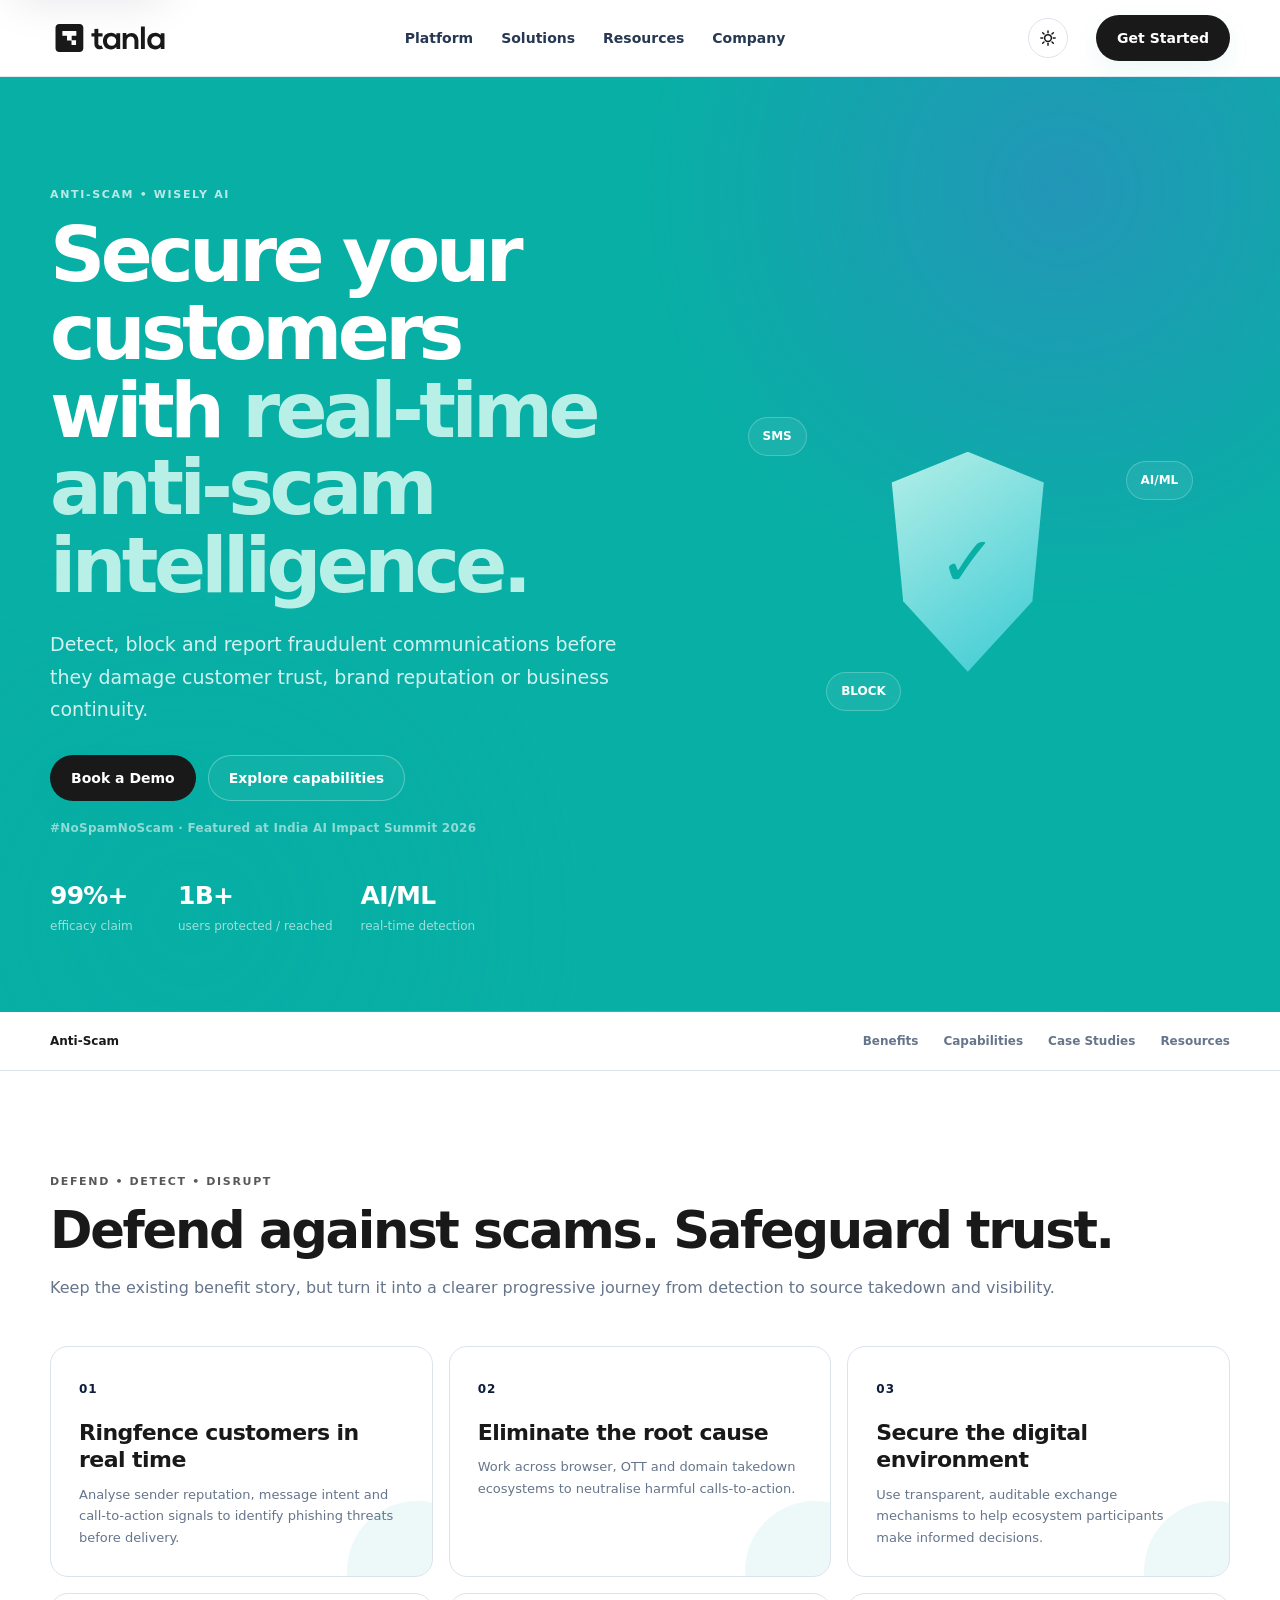
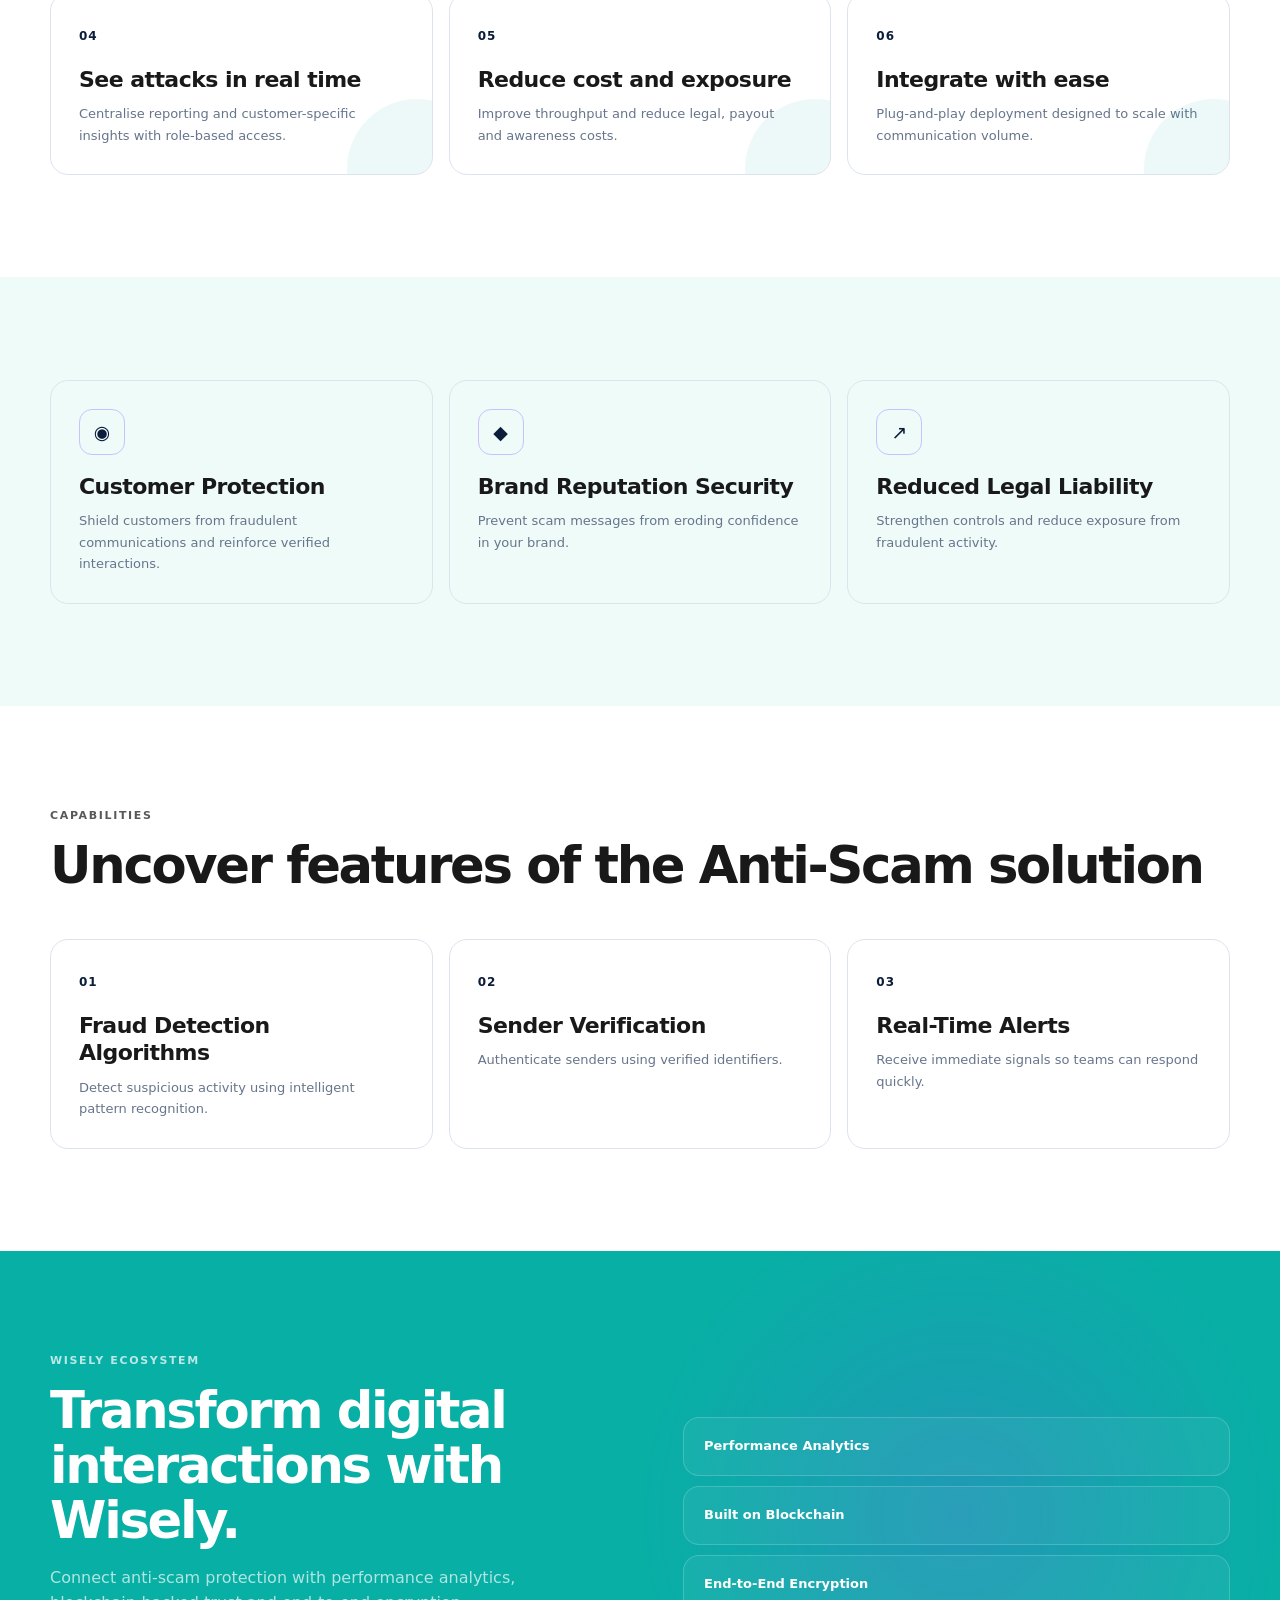
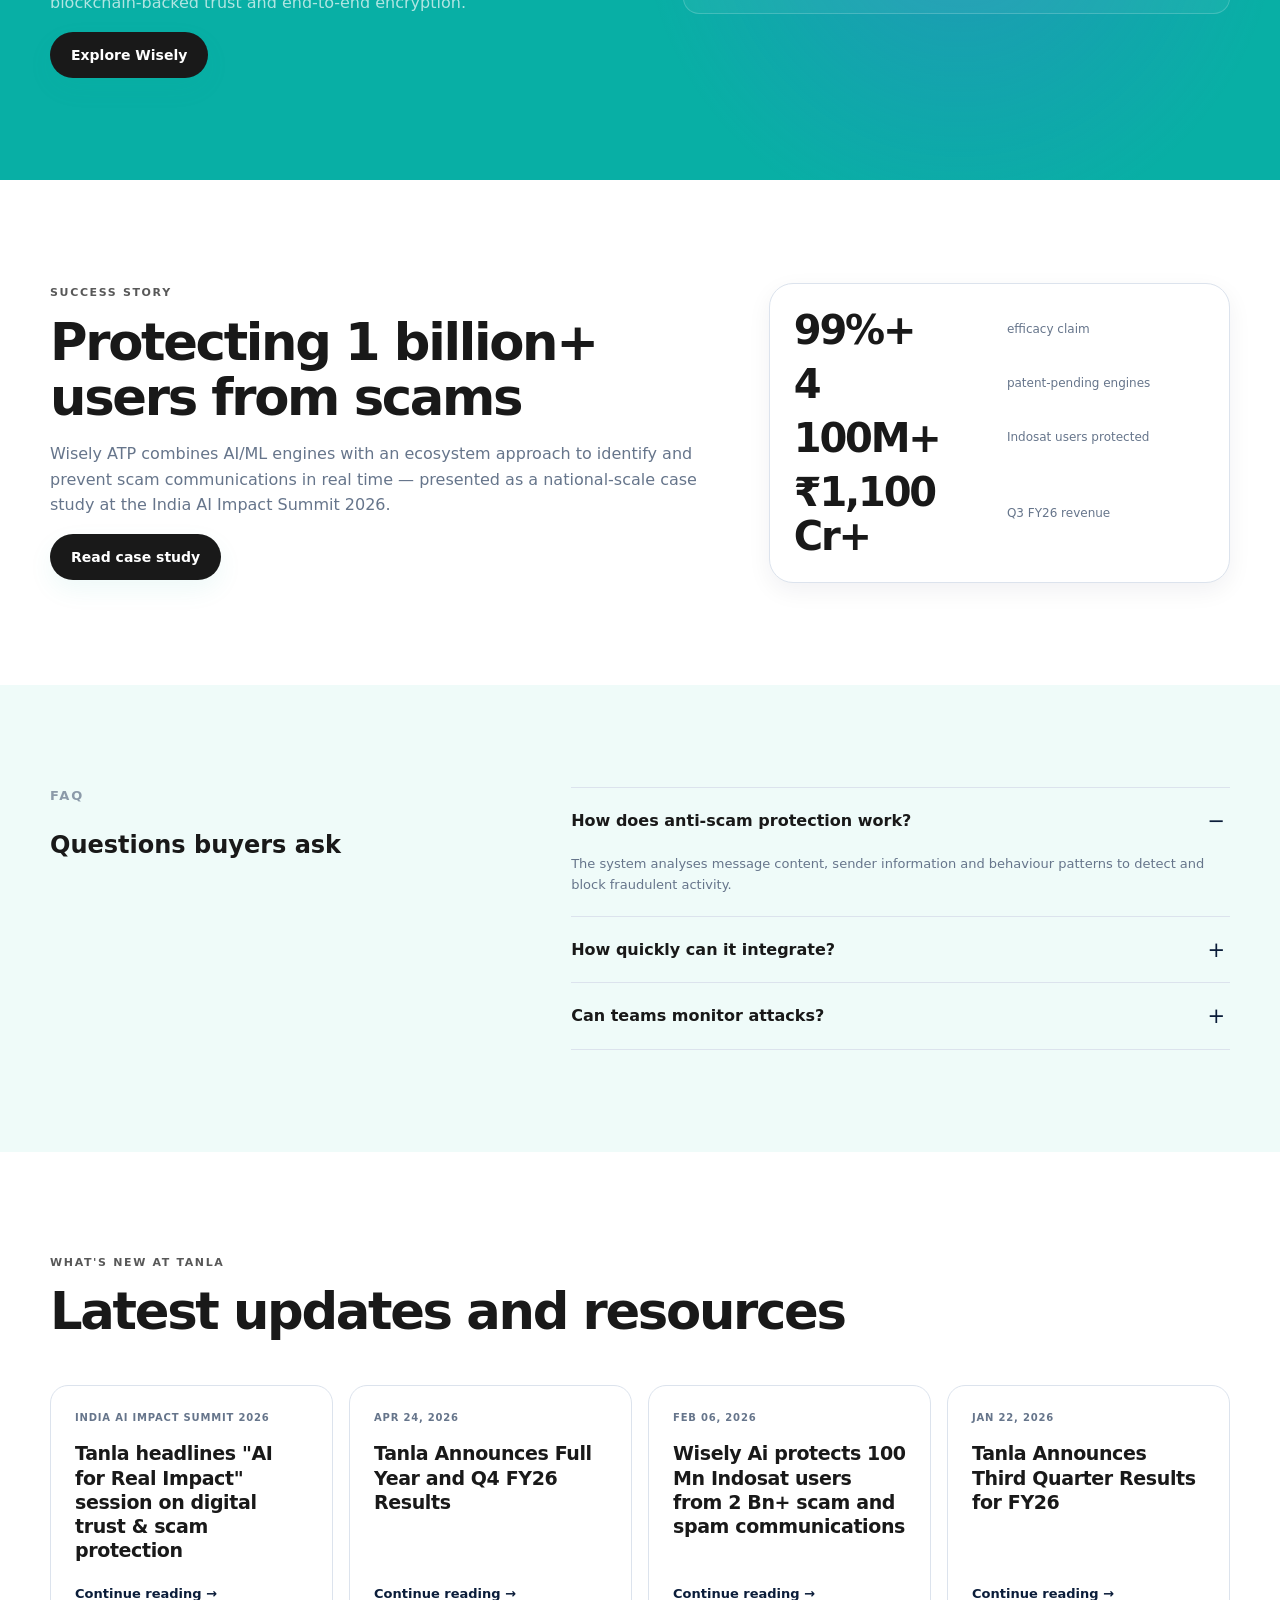
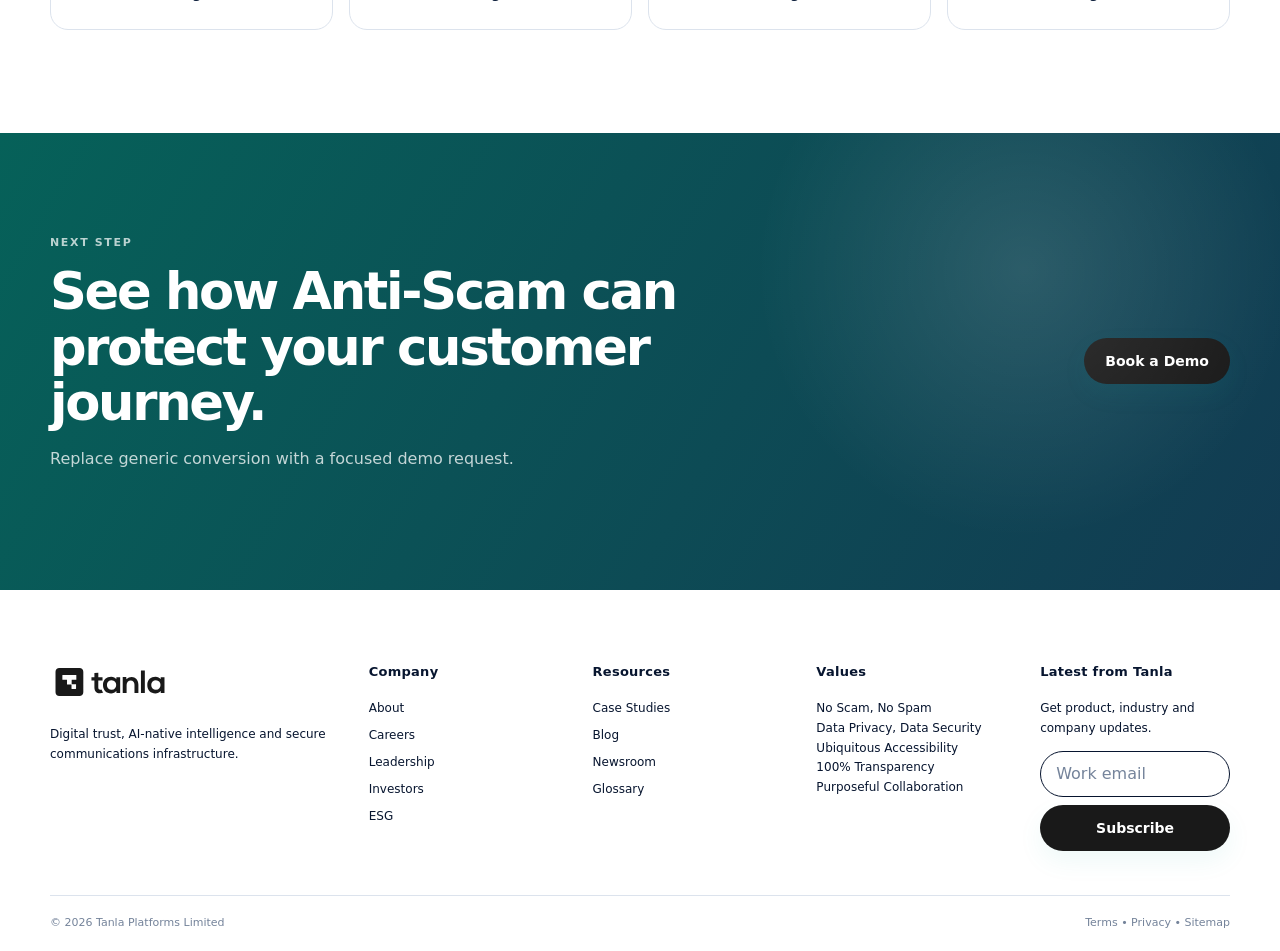
<file: anti-scam.html>
<!doctype html>
<html lang="en">

<head>
    <meta charset="utf-8">
    <meta name="viewport" content="width=device-width, initial-scale=1">
    <meta name="description"
        content="Tanla Anti-Scam — real-time protection against phishing, fraud and impersonation.">
    <title>Tanla Anti-Scam | Secure Customers & Safeguard Trust</title>
    <link rel="stylesheet" href="styles.css">
</head>

<body>
    <a class="skip-link" href="#main">Skip to content</a>

    <header class="site-header" id="top">
        <div class="container nav">
            <a class="brand" href="#top" aria-label="Tanla home">
                <!-- <span class="brand-mark">T</span><span>tanla</span> -->
                <img src="assets/logos/tanla-logo.svg" alt="" width="120" height="40">
            </a>
            <nav class="desktop-nav" aria-label="Primary navigation">
                <a href="#platform">Platform</a>
                <a href="#solutions">Solutions</a>
                <a href="#resources">Resources</a>
                <a href="#company">Company</a>
            </nav>
            <!-- REPLACE from the theme-toggle button through the menu-btn button -->
            <div class="nav-actions">
                <button class="theme-toggle" id="themeToggle" aria-label="Switch to dark mode" type="button">
                    <svg class="icon-sun" viewBox="0 0 24 24" fill="none" aria-hidden="true">
                        <circle cx="12" cy="12" r="4.5" stroke="currentColor" stroke-width="2" />
                        <path
                            d="M12 2.5v2.5M12 19v2.5M4.9 4.9l1.8 1.8M17.3 17.3l1.8 1.8M2.5 12H5M19 12h2.5M4.9 19.1l1.8-1.8M17.3 6.7l1.8-1.8"
                            stroke="currentColor" stroke-width="2" stroke-linecap="round" />
                    </svg>
                    <svg class="icon-moon" viewBox="0 0 24 24" fill="none" aria-hidden="true">
                        <path d="M20 14.5A8.5 8.5 0 1 1 9.5 4a7 7 0 0 0 10.5 10.5Z" stroke="currentColor"
                            stroke-width="2" stroke-linejoin="round" />
                    </svg>
                </button>
                <button class="menu-btn" aria-expanded="false" aria-controls="mobileNav" aria-label="Open navigation">
                    <svg viewBox="0 0 24 24" fill="none" aria-hidden="true">
                        <path d="M3 6h18M3 12h18M3 18h18" stroke="currentColor" stroke-width="2"
                            stroke-linecap="round" />
                    </svg>
                </button>
            </div>

            <a class="btn btn-primary nav-cta" href="#contact">Get Started</a>

        </div>
        <div class="mobile-nav" id="mobileNav" hidden>
            <a href="#platform">Platform</a><a href="#solutions">Solutions</a><a href="#resources">Resources</a><a
                href="#company">Company</a><a href="#contact">Get Started</a>
        </div>
    </header>
    <main id="main">
        <section class="hero product-hero section-dark reveal">
            <div class="container hero-grid">
                <div class="hero-copy">
                    <p class="eyebrow">ANTI-SCAM • WISELY AI</p>
                    <h1>Secure your customers with <span>real-time anti-scam intelligence.</span></h1>
                    <p class="hero-lede">Detect, block and report fraudulent communications before they damage customer
                        trust, brand reputation or business continuity.</p>
                    <div class="hero-actions"><a class="btn btn-primary" href="#demo">Book a Demo</a><a
                            class="btn btn-ghost" href="#capabilities">Explore capabilities</a></div>

                    <p class="hero-tags">#NoSpamNoScam · Featured at India AI Impact Summit 2026</p>

                    <div class="proof-row">
                        <div><strong>99%+</strong><span>efficacy claim</span></div>
                        <div><strong>1B+</strong><span>users protected / reached</span></div>
                        <div><strong>AI/ML</strong><span>real-time detection</span></div>
                    </div>
                </div>
                <div class="product-visual">
                    <div class="shield">✓</div>
                    <div class="signal s1">SMS</div>
                    <div class="signal s2">AI/ML</div>
                    <div class="signal s3">BLOCK</div>
                </div>
            </div>
        </section>
        <section class="subnav reveal">
            <div class="container"><span>Anti-Scam</span><a href="#benefits">Benefits</a><a
                    href="#capabilities">Capabilities</a><a href="#success">Case Studies</a><a
                    href="#resources">Resources</a></div>
        </section>
        <section class="section reveal" id="benefits">
            <div class="container">
                <div class="section-head">
                    <p class="eyebrow">DEFEND • DETECT • DISRUPT</p>
                    <h2>Defend against scams. Safeguard trust.</h2>
                    <p>Keep the existing benefit story, but turn it into a clearer progressive journey from detection to
                        source takedown and visibility.</p>
                </div>
                <div class="feature-grid">
                    <article><span>01</span>
                        <h3>Ringfence customers in real time</h3>
                        <p>Analyse sender reputation, message intent and call-to-action signals to identify phishing
                            threats before delivery.</p>
                    </article>
                    <article><span>02</span>
                        <h3>Eliminate the root cause</h3>
                        <p>Work across browser, OTT and domain takedown ecosystems to neutralise harmful
                            calls-to-action.</p>
                    </article>
                    <article><span>03</span>
                        <h3>Secure the digital environment</h3>
                        <p>Use transparent, auditable exchange mechanisms to help ecosystem participants make informed
                            decisions.</p>
                    </article>
                    <article><span>04</span>
                        <h3>See attacks in real time</h3>
                        <p>Centralise reporting and customer-specific insights with role-based access.</p>
                    </article>
                    <article><span>05</span>
                        <h3>Reduce cost and exposure</h3>
                        <p>Improve throughput and reduce legal, payout and awareness costs.</p>
                    </article>
                    <article><span>06</span>
                        <h3>Integrate with ease</h3>
                        <p>Plug-and-play deployment designed to scale with communication volume.</p>
                    </article>
                </div>
            </div>
        </section>
        <section class="section alt reveal">
            <div class="container three-pillar">
                <article><span>◉</span>
                    <h3>Customer Protection</h3>
                    <p>Shield customers from fraudulent communications and reinforce verified interactions.</p>
                </article>
                <article><span>◆</span>
                    <h3>Brand Reputation Security</h3>
                    <p>Prevent scam messages from eroding confidence in your brand.</p>
                </article>
                <article><span>↗</span>
                    <h3>Reduced Legal Liability</h3>
                    <p>Strengthen controls and reduce exposure from fraudulent activity.</p>
                </article>
            </div>
        </section>
        <section class="section reveal" id="capabilities">
            <div class="container">
                <div class="section-head">
                    <p class="eyebrow">CAPABILITIES</p>
                    <h2>Uncover features of the Anti-Scam solution</h2>
                </div>
                <div class="capability-grid">
                    <article><strong>01</strong>
                        <h3>Fraud Detection Algorithms</h3>
                        <p>Detect suspicious activity using intelligent pattern recognition.</p>
                    </article>
                    <article><strong>02</strong>
                        <h3>Sender Verification</h3>
                        <p>Authenticate senders using verified identifiers.</p>
                    </article>
                    <article><strong>03</strong>
                        <h3>Real-Time Alerts</h3>
                        <p>Receive immediate signals so teams can respond quickly.</p>
                    </article>
                </div>
            </div>
        </section>
        <section class="section dark-band reveal">
            <div class="container split">
                <div>
                    <p class="eyebrow">WISely ECOSYSTEM</p>
                    <h2>Transform digital interactions with Wisely.</h2>
                    <p>Connect anti-scam protection with performance analytics, blockchain-backed trust and end-to-end
                        encryption.</p><a class="btn btn-primary" href="#demo">Explore Wisely</a>
                </div>
                <div class="ecosystem">
                    <div>Performance Analytics</div>
                    <div>Built on Blockchain</div>
                    <div>End-to-End Encryption</div>
                </div>
            </div>
        </section>
        <section class="section reveal" id="success">
            <div class="container story">
                <div>
                    <p class="eyebrow">SUCCESS STORY</p>
                    <h2>Protecting 1 billion+ users from scams</h2>
                    <p>Wisely ATP combines AI/ML engines with an ecosystem approach to identify and prevent scam
                        communications in real time — presented as a national-scale case study at the India AI Impact
                        Summit 2026.</p>
                    <a class="btn btn-primary" href="#contact">Read case study</a>
                </div>
                <div class="story-stat">
                    <strong>99%+</strong><span>efficacy claim</span>
                    <strong>4</strong><span>patent-pending engines</span>
                    <strong>100M+</strong><span>Indosat users protected</span>
                    <strong>₹1,100 Cr+</strong><span>Q3 FY26 revenue</span>
                </div>
            </div>
        </section>
        <section class="section alt reveal">
            <div class="container faq">
                <div>
                    <p class="eyebrow">FAQ</p>
                    <h2>Questions buyers ask</h2>
                </div>
                <div>
                    <details open>
                        <summary>How does anti-scam protection work?</summary>
                        <p>The system analyses message content, sender information and behaviour patterns to detect and
                            block fraudulent activity.</p>
                    </details>
                    <details>
                        <summary>How quickly can it integrate?</summary>
                        <p>Position the implementation story around plug-and-play deployment, APIs and scalable rollout.
                        </p>
                    </details>
                    <details>
                        <summary>Can teams monitor attacks?</summary>
                        <p>Yes. Centralised dashboards and role-based reporting make attacks and recommendations easier
                            to understand.</p>
                    </details>
                </div>
            </div>
        </section>
        <section class="section reveal" id="resources">
            <div class="container">
                <div class="section-head">
                    <p class="eyebrow">WHAT'S NEW AT TANLA</p>
                    <h2>Latest updates and resources</h2>
                </div>
                <div class="news-grid">
                    <article><span>INDIA AI IMPACT SUMMIT 2026</span>
                        <h3>Tanla headlines "AI for Real Impact" session on digital trust & scam protection</h3><a
                            href="#resources">Continue reading →</a>
                    </article>
                    <article><span>APR 24, 2026</span>
                        <h3>Tanla Announces Full Year and Q4 FY26 Results</h3><a>Continue reading →</a>
                    </article>
                    <article><span>FEB 06, 2026</span>
                        <h3>Wisely Ai protects 100 Mn Indosat users from 2 Bn+ scam and spam communications</h3>
                        <a>Continue reading →</a>
                    </article>
                    <article><span>JAN 22, 2026</span>
                        <h3>Tanla Announces Third Quarter Results for FY26</h3><a>Continue reading →</a>
                    </article>
                </div>
            </div>
        </section>
        <section class="section cta reveal" id="demo">
            <div class="container cta-inner">
                <div>
                    <p class="eyebrow">NEXT STEP</p>
                    <h2>See how Anti-Scam can protect your customer journey.</h2>
                    <p>Replace generic conversion with a focused demo request.</p>
                </div><a class="btn btn-primary" href="mailto:hello@example.com">Book a Demo</a>
            </div>
        </section>
    </main>
    <footer class="footer reveal">
        <div class="container footer-top">
            <div><a class="brand footer-brand" href="#top">
                    <!-- <span class="brand-mark">T</span><span>tanla</span> -->
                    <img src="./assets/logos/tanla-logo.svg" alt="" width="120" height="40">
                </a>
                <p>Digital trust, AI-native intelligence and secure communications infrastructure.</p>
            </div>
            <div>
                <h3>Company</h3><a>About</a><a>Careers</a><a>Leadership</a><a>Investors</a><a>ESG</a>
            </div>
            <div>
                <h3>Resources</h3><a>Case Studies</a><a>Blog</a><a>Newsroom</a><a>Glossary</a>
            </div>
            <div class="Values">
                <h3>Values</h3>
                <p>No Scam, No Spam <br /> Data Privacy, Data Security<br />Ubiquitous Accessibility<br />100%
                    Transparency<br />Purposeful Collaboration</p>
            </div>
            <div class="subscribe">
                <h3>Latest from Tanla</h3>
                <p>Get product, industry and company updates.</p>
                <form novalidate>
                    <label class="sr-only" for="email">Email</label>
                    <input id="email" type="email" placeholder="Work email" required aria-describedby="email-error">
                    <button class="btn btn-primary" type="submit">Subscribe</button>
                    <p class="field-error" id="email-error" role="alert" hidden>Enter a valid work email so we can send
                        you
                        updates.</p>
                </form>
            </div>
        </div>
        <div class="container footer-bottom"><span>© 2026 Tanla Platforms Limited</span><span>Terms • Privacy •
                Sitemap</span></div>
    </footer>
    <script src="script.js" defer></script>
</body>

</html>
</file>
<file: styles.css>
/* =========================================================
TANLA - Redesign Design System
========================================================= */

:root {
  /* Brand / semantic tokens */
  --tanla-navy: #07152f;
  --tanla-navy-2: #0b1d3a;
  --tanla-teal: #08AFA5;
  --tanla-cyan: #35c9d3;
  --tanla-white: #ffffff;
  --tanla-ink: #191919;
  --tanla-ink-soft: #263852;
  --tanla-muted: #66758b;
  --tanla-muted-2: #8290a3;
  --tanla-bg: #ffffff;
  --tanla-surface: #B8F0E8;
  --tanla-surface-2: #effbf9;
  --tanla-border: #dce3ed;
  --tanla-border-dark: rgba(255, 255, 255, .15);
  --tanla-success: #11875d;
  --tanla-danger: #c53b3b;
  --tanla-teal-ink: #046b64;
  --tanla-cta-start: #066159;
  --tanla-cta-end: #123b52;

  /* Type */
  --font-sans: Inter, ui-sans-serif, system-ui, -apple-system, BlinkMacSystemFont, "Segoe UI", sans-serif;
  --display: clamp(2.75rem, 6vw, 5rem);
  --h2: clamp(2rem, 4vw, 3.25rem);
  --h3: clamp(1.25rem, 2vw, 1.75rem);
  --body: 1rem;
  --small: .8125rem;

  /* Layout */
  --container: min(1180px, calc(100% - 40px));
  --header-height: 76px;
  --mobile-header-height: 66px;

  /* Radius */
  --radius-sm: 12px;
  --radius-md: 18px;
  --radius-lg: 24px;
  --radius-xl: 30px;
  --radius-pill: 999px;

  /* Shadows */
  --shadow-sm: 0 8px 24px rgba(7, 21, 47, .06);
  --shadow-md: 0 18px 45px rgba(7, 21, 47, .10);
  --shadow-lg: 0 28px 75px rgba(7, 21, 47, .16);

  /* Motion */
  --ease: cubic-bezier(.2, .8, .2, 1);
  --duration: 220ms;
}

:root[data-theme="dark"] {
  --tanla-navy: #E8ECF3;
  --tanla-navy-2: #B8C4D9;
  --tanla-ink: #F1F3F7;
  --tanla-ink-soft: #C7D0DF;
  --tanla-muted: #8D99B0;
  --tanla-muted-2: #6E7A90;
  --tanla-bg: #0A1526;
  --tanla-surface: #10203A;
  --tanla-surface-2: #0D1B30;
  --tanla-border: #223252;
  --tanla-border-dark: rgba(255, 255, 255, .14);
  --tanla-white: #10203A;
  /* your footer uses this token as a literal white bg — repointing it here keeps that rule working in dark mode without touching the footer markup */
}

*,
*::before,
*::after {
  box-sizing: border-box;
}

html {
  scroll-behavior: smooth;
  scroll-padding-top: calc(var(--header-height) + 20px);
}

body {
  margin: 0;
  min-width: 320px;
  overflow-x: hidden;
  color: var(--tanla-ink);
  background: var(--tanla-bg);
  font-family: var(--font-sans);
  font-size: var(--body);
  line-height: 1.6;
  -webkit-font-smoothing: antialiased;
  text-rendering: optimizeLegibility;
}

body:has(.product-hero) {
  --page-accent: var(--tanla-teal);
}

img,
svg,
video {
  display: block;
  max-width: 100%;
}

button,
input,
textarea,
select {
  font: inherit;
}

button,
a {
  -webkit-tap-highlight-color: transparent;
}

a {
  color: inherit;
}

button {
  cursor: pointer;
}

::selection {
  color: var(--tanla-white);
  background: var(--tanla-navy-2);
}

/* ---------- Accessibility ---------- */

.sr-only {
  position: absolute !important;
  width: 1px !important;
  height: 1px !important;
  padding: 0 !important;
  margin: -1px !important;
  overflow: hidden !important;
  clip: rect(0, 0, 0, 0) !important;
  white-space: nowrap !important;
  border: 0 !important;
}

.skip-link {
  position: fixed;
  top: 10px;
  left: 14px;
  z-index: 1000;
  padding: 10px 15px;
  color: #111;
  background: #fff;
  border-radius: 8px;
  box-shadow: var(--shadow-md);
  transform: translateY(-160%);
  transition: transform var(--duration) var(--ease);
}

.skip-link:focus {
  transform: none;
}

:focus-visible {
  outline: 3px solid #8e83ff;
  outline-offset: 3px;
}

/* ---------- Global layout ---------- */

.container {
  width: var(--container);
  margin-inline: auto;
}

.section {
  position: relative;
  padding: clamp(68px, 8vw, 104px) 0;
}

.section.alt {
  background: var(--tanla-surface-2);
}

.section-dark {
  position: relative;
  color: var(--tanla-white);
  background:
    radial-gradient(circle at 83% 12%, rgba(103, 87, 232, .28), transparent 31%),
    radial-gradient(circle at 15% 90%, rgba(0, 169, 157, .15), transparent 30%),
    var(--tanla-teal);
}

.section-dark::after {
  content: "";
  position: absolute;
  inset: auto 0 0;
  height: 1px;
  background: linear-gradient(90deg, transparent, rgba(255, 255, 255, .16), transparent);
}

.section-head {
  max-width: 100%;
  margin-bottom: 46px;
}

.section-head.row-head {
  display: flex;
  align-items: flex-end;
  justify-content: space-between;
  gap: 32px;
  max-width: none;
}

.section-head h2,
.split h2,
.expert h2,
.story h2,
.cta h2 {
  margin: 0 0 16px;
  color: inherit;
  font-size: var(--h2);
  line-height: 1.08;
  letter-spacing: -.045em;
}

.section-head>p:last-child,
.split>div>p:not(.eyebrow),
.expert>div>p:not(.eyebrow),
.story>div>p:not(.eyebrow) {
  color: var(--tanla-muted);
}

.eyebrow {
  margin: 0 0 14px;
  color: currentColor;
  font-size: 11px;
  font-weight: 850;
  letter-spacing: .15em;
  line-height: 1.4;
  text-transform: uppercase;
  opacity: .72;
}

/* ---------- Header ---------- */

.site-header {
  position: sticky;
  top: 0;
  z-index: 100;
  border-bottom: 1px solid rgba(220, 227, 237, .8);
  background: rgba(255, 255, 255, .92);
  backdrop-filter: blur(18px);
  -webkit-backdrop-filter: blur(18px);
}

.nav {
  min-height: var(--header-height);
  display: flex;
  align-items: center;
  gap: 28px;
  justify-content: space-between;
}

.brand {
  display: inline-flex;
  align-items: center;
  gap: 9px;
  color: var(--tanla-ink);
  text-decoration: none;
  font-size: 25px;
  font-weight: 850;
  letter-spacing: -.055em;
  line-height: 1;
}

.brand-mark {
  display: grid;
  place-items: center;
  width: 34px;
  height: 34px;
  color: #fff;
  background: var(--tanla-ink);
  border-radius: 10px;
  font-size: 17px;
  font-weight: 850;
  letter-spacing: 0;
}

.theme-toggle {
  position: relative;
  display: grid;
  place-items: center;
  width: 40px;
  height: 40px;
  margin-left: 8px;
  border: 1px solid var(--tanla-border);
  border-radius: 50%;
  background: transparent;
  color: var(--tanla-ink);
}

[data-theme="dark"] .theme-toggle {
  border-color: var(--tanla-border-dark);
}

.theme-toggle svg {
  position: absolute;
  width: 18px;
  height: 18px;
  transition: opacity .25s ease, transform .35s var(--ease);
}

/* light mode: sun visible, moon hidden */
.icon-sun {
  opacity: 1;
  transform: rotate(0deg) scale(1);
}

.icon-moon {
  opacity: 0;
  transform: rotate(-60deg) scale(.5);
}

/* dark mode: swap which one shows */
[data-theme="dark"] .icon-sun {
  opacity: 0;
  transform: rotate(60deg) scale(.5);
}

[data-theme="dark"] .icon-moon {
  opacity: 1;
  transform: rotate(0deg) scale(1);
}

@media (prefers-reduced-motion: reduce) {
  .theme-toggle svg {
    transition: opacity .01ms;
  }
}

.desktop-nav {
  display: flex;
  align-items: center;
  gap: 28px;
  margin-inline: auto;
}

.desktop-nav a {
  position: relative;
  color: var(--tanla-ink-soft);
  text-decoration: none;
  font-size: 14px;
  font-weight: 650;
}

.desktop-nav a::after {
  content: "";
  position: absolute;
  left: 0;
  right: 100%;
  bottom: -7px;
  height: 2px;
  border-radius: 4px;
  background: var(--tanla-navy-2);
  transition: right var(--duration) var(--ease);
}

.desktop-nav a:hover::after,
.desktop-nav a:focus-visible::after {
  right: 0;
}

.theme-toggle,
.menu-btn {
  width: 40px;
  height: 40px;
  display: grid;
  place-items: center;
  border-radius: 50%;
  border: 1px solid var(--tanla-border);
  background: transparent;
  color: var(--tanla-ink);
  padding: 0;
}

.menu-btn {
  display: none;
}

/* shown again at the mobile breakpoint, rule at line 2154 already handles that */
.menu-btn svg {
  width: 20px;
  height: 20px;
}

.nav-actions {
  display: flex;
  align-items: center;
  gap: 10px;
}

.mobile-nav {
  padding: 10px;
  border-top: 1px solid var(--tanla-border);
  background: #fff;
}

.mobile-nav a {
  display: block;
  padding: 13px 0;
  border-bottom: 1px solid var(--tanla-border);
  color: var(--tanla-ink);
  text-decoration: none;
  font-weight: 700;
}

.mobile-nav a:last-child {
  border-bottom: 0;
}

.field-error {
  width: 100%;
  margin: 8px 0 0;
  color: var(--tanla-danger);
  font-size: 12px;
  font-weight: 700;
}

.field-error[hidden] {
  display: none;
}

input[aria-invalid="true"] {
  border-color: var(--tanla-danger);
  box-shadow: 0 0 0 3px rgba(197, 59, 59, .12);
}

/* ---------- Buttons ---------- */

.btn {
  display: inline-flex;
  min-height: 46px;
  align-items: center;
  justify-content: center;
  gap: 8px;
  padding: 11px 20px;
  border: 1px solid transparent;
  border-radius: var(--radius-pill);
  text-decoration: none;
  font-size: 14px;
  font-weight: 780;
  line-height: 1;
  transition:
    transform var(--duration) var(--ease),
    box-shadow var(--duration) var(--ease),
    background var(--duration) var(--ease),
    border-color var(--duration) var(--ease);
}

.btn:hover {
  transform: translateY(-2px);
}

.btn-primary {
  color: #fff;
  background: var(--tanla-ink);
  box-shadow: 0 10px 26px rgba(0, 169, 157, 0.07);
}

.btn-primary:hover {
  background: var(--tanla-ink);
  box-shadow: 0 14px 34px rgba(25, 25, 25, 0.07);
}

.btn-ghost {
  color: #fff;
  background: rgba(255, 255, 255, .04);
  border-color: rgba(255, 255, 255, .30);
}

.btn-ghost:hover {
  background: rgba(255, 255, 255, .10);
}

.btn-light {
  color: var(--tanla-teal);
  background: #fff;
  box-shadow: 0 10px 25px rgba(0, 0, 0, .08);
}

.text-link {
  display: inline-flex;
  align-items: center;
  gap: 7px;
  color: var(--tanla-ink);
  font-size: 14px;
  font-weight: 800;
  text-decoration: none;
}

.text-link:hover {
  color: var(--tanla-navy-2);
}

/* ---------- Homepage hero ---------- */

.hero {
  min-height: 720px;
  display: flex;
  align-items: center;
  padding: clamp(70px, 9vw, 110px) 0 76px;
}

.hero-grid {
  display: grid;
  grid-template-columns: minmax(0, 1.05fr) minmax(360px, .95fr);
  align-items: center;
  gap: clamp(40px, 6vw, 76px);
}

.hero-copy {
  min-width: 0;
}

.hero h1 {
  margin: 0 0 24px;
  color: #fff;
  font-size: var(--display);
  line-height: 1.01;
  letter-spacing: -.06em;
  text-wrap: balance;
}

.hero h1 span,
.product-hero h1 span {
  color: var(--tanla-surface);
}

.hero-lede {
  max-width: 690px;
  margin: 0;
  color: rgba(255, 255, 255, .82);
  font-size: clamp(17px, 2vw, 19px);
  line-height: 1.7;
}

.hero-actions {
  display: flex;
  flex-wrap: wrap;
  gap: 12px;
  margin: 30px 0 0;
}

.hero-tags {
  margin: 18px 0 0;
  color: rgba(255, 255, 255, .55);
  font-size: 12px;
  font-weight: 700;
  letter-spacing: .02em;
}

.proof-row {
  display: flex;
  flex-wrap: wrap;
  gap: 28px;
  margin-top: 38px;
}

.proof-row div {
  display: grid;
  gap: 1px;
  min-width: 100px;
}

.proof-row strong {
  color: #fff;
  font-size: 25px;
  font-weight: 850;
  letter-spacing: -.03em;
}

.proof-row span {
  color: rgba(255, 255, 255, .60);
  font-size: 12px;
}

.hero-media {
  min-width: 0;
}

.video-poster {
  position: relative;
  width: 100%;
  max-width: 560px;
  margin-inline: auto;
  aspect-ratio: 16 / 10;
  overflow: hidden;
  border: 1px solid rgba(255, 255, 255, .13);
  border-radius: var(--radius-xl);
  background:
    linear-gradient(140deg, #063F3D, #0A5E5A 55%, #087F78);
  box-shadow: 0 30px 80px rgba(0, 0, 0, .28);
  isolation: isolate;
}

.video-poster::before {
  content: "";
  position: absolute;
  inset: 0;
  background:
    linear-gradient(135deg, rgba(255, 255, 255, .12), transparent 45%),
    repeating-linear-gradient(90deg, transparent 0 59px, rgba(255, 255, 255, .035) 60px);
}

.orb {
  position: absolute;
  border-radius: 50%;
  filter: blur(1px);
}

.orb-a {
  width: 320px;
  height: 320px;
  right: -90px;
  top: -100px;
  background: rgba(184, 240, 232, .32);
}

.orb-b {
  width: 270px;
  height: 270px;
  left: -105px;
  bottom: -105px;
  background: rgba(127, 218, 211, .24);
}

.video-ui {
  position: absolute;
  right: 24px;
  bottom: 24px;
  left: 24px;
  z-index: 2;
  display: flex;
  align-items: center;
  gap: 14px;
  color: #fff;
  font-size: 13px;
  font-weight: 750;
}

.play {
  display: grid;
  place-items: center;
  width: 64px;
  height: 64px;
  flex: 0 0 64px;
  padding: 0 0 0 3px;
  color: var(--tanla-teal);
  background: #fff;
  border: 0;
  border-radius: 50%;
  box-shadow: 0 14px 35px rgba(0, 0, 0, .20);
  font-size: 20px;
  transition: transform var(--duration) var(--ease);
}

.play:hover {
  transform: scale(1.06);
}

.media-note {
  max-width: 560px;
  margin: 10px auto 0;
  color: rgba(255, 255, 255, .48);
  font-size: 11px;
}

/* ---------- Trust strip ---------- */

.trust-strip {
  border-bottom: 1px solid var(--tanla-border);
  background: #fff;
}

.trust-grid {
  display: grid;
  grid-template-columns: repeat(5, minmax(0, 1fr));
  gap: 16px;
  padding: 22px 0;
}

.trust-grid span {
  min-width: 0;
  color: #68778b;
  font-size: 11px;
  font-weight: 780;
  line-height: 1.3;
  text-align: center;
}

/* ---------- Outcome cards ---------- */

.outcome-grid {
  display: grid;
  grid-template-columns: repeat(2, minmax(0, 1fr));
  gap: 18px;
}

.outcome-card {
  position: relative;
  display: flex;
  min-height: 300px;
  flex-direction: column;
  padding: 32px;
  overflow: hidden;
  border: 1px solid var(--tanla-border);
  border-radius: var(--radius-lg);
  background: #fff;
  box-shadow: var(--shadow-sm);
  transition:
    transform var(--duration) var(--ease),
    box-shadow var(--duration) var(--ease),
    border-color var(--duration) var(--ease);
}

.outcome-card::after {
  content: "";
  position: absolute;
  width: 180px;
  height: 180px;
  right: -90px;
  top: -90px;
  border-radius: 50%;
  background: rgba(0, 169, 157, 0.07);
}

.outcome-card:hover {
  transform: translateY(-4px);
  border-color: #cbd4e2;
  box-shadow: var(--shadow-md);
}

.outcome-card.dark {
  color: #fff;
  background: var(--tanla-teal);
  border-color: var(--tanla-teal);
}

.outcome-card.dark::after {
  background: rgba(188, 181, 255, .10);
}

.outcome-card .icon {
  position: relative;
  z-index: 1;
  display: grid;
  width: 48px;
  height: 48px;
  place-items: center;
  margin-bottom: 26px;
  border: 1px solid currentColor;
  border-radius: 14px;
  font-size: 22px;
  opacity: .9;
}

.outcome-card p {
  margin: 0 0 10px;
  font-size: 11px;
  font-weight: 850;
  letter-spacing: .14em;
  opacity: .62;
}

.outcome-card h3 {
  max-width: 520px;
  margin: 0 0 22px;
  font-size: var(--h3);
  line-height: 1.25;
  letter-spacing: -.025em;
}

.outcome-card a {
  margin-top: auto;
  color: inherit;
  font-size: 14px;
  font-weight: 800;
  text-decoration: none;
}

.outcome-card a:hover {
  text-decoration: underline;
  text-underline-offset: 4px;
}

.outcome-card small {
  display: block;
  margin-top: 17px;
  color: currentColor;
  font-size: 11px;
  line-height: 1.5;
  opacity: .52;
}

/* ---------- Split / impact ---------- */

.split {
  display: grid;
  grid-template-columns: minmax(0, 1fr) minmax(0, 1fr);
  align-items: center;
  gap: clamp(40px, 7vw, 86px);
}

.impact-panel {
  display: grid;
  grid-template-columns: repeat(2, minmax(0, 1fr));
  gap: 16px 0;
  padding: 30px;
  overflow: hidden;
  border: 1px solid var(--tanla-border);
  border-radius: var(--radius-lg);
  background: #fff;
  box-shadow: var(--shadow-md);
}

.impact-panel strong,
.story-stat strong {
  color: var(--tanla-ink);
  font-size: 40px;
  font-weight: 850;
  letter-spacing: -.055em;
  line-height: 1.1;
}

.impact-panel span,
.story-stat span {
  align-self: center;
  color: var(--tanla-muted);
  font-size: 12px;
  line-height: 1.45;
}

/* ---------- Expert CTA ---------- */

.expert {
  display: grid;
  grid-template-columns: minmax(0, 1fr) minmax(0, .9fr);
  align-items: center;
  gap: 60px;
}

.expert-card {
  padding: 30px;
  border: 1px solid var(--tanla-border);
  border-radius: var(--radius-lg);
  background: #fff;
  box-shadow: var(--shadow-md);
}

.expert-card h3 {
  margin: 0;
  font-size: 23px;
  line-height: 1.25;
  letter-spacing: -.025em;
}

.chips {
  display: flex;
  flex-wrap: wrap;
  gap: 8px;
  margin: 20px 0 24px;
}

.chips button {
  min-height: 42px;
  padding: 8px 13px;
  color: var(--tanla-ink-soft);
  background: #fff;
  border: 1px solid var(--tanla-border);
  border-radius: var(--radius-pill);
  font-size: 13px;
  font-weight: 700;
  transition:
    color var(--duration) var(--ease),
    border-color var(--duration) var(--ease),
    background var(--duration) var(--ease);
}

.chips button:hover {
  color: var(--tanla-navy-2);
  border-color: var(--tanla-teal);
  background: #e5fffd;
}

/* ---------- AI section ---------- */

.dark-band {
  color: #fff;
  background:
    radial-gradient(circle at 75% 50%, rgba(103, 87, 232, .25), transparent 32%),
    var(--tanla-teal);
}

.dark-band .split>div>p:not(.eyebrow) {
  color: rgba(255, 255, 255, .68);
}

.ai-visual {
  position: relative;
  min-height: 310px;
  display: grid;
  place-items: center;
  overflow: hidden;
  border: 1px solid var(--tanla-border-dark);
  border-radius: var(--radius-xl);
  background:
    radial-gradient(circle, rgba(53, 201, 211, .12), transparent 22%),
    rgba(255, 255, 255, .025);
  isolation: isolate;
}

.ai-visual span {
  position: relative;
  z-index: 2;
  font-size: clamp(28px, 4vw, 42px);
  font-weight: 850;
  letter-spacing: -.04em;
}

.ai-visual i {
  position: absolute;
  width: 110px;
  height: 110px;
  border: 1px solid rgba(255, 255, 255);
  border-radius: 50%;
  animation: pulse 4s ease-in-out infinite;
}

.ai-visual i:nth-child(2) {
  width: 180px;
  height: 180px;
  animation-delay: .4s
}

.ai-visual i:nth-child(3) {
  width: 260px;
  height: 260px;
  animation-delay: .8s
}

.ai-visual i:nth-child(4) {
  width: 360px;
  height: 360px;
  animation-delay: 1.2s
}

@keyframes pulse {

  0%,
  100% {
    transform: scale(.96);
    opacity: .45
  }

  50% {
    transform: scale(1.04);
    opacity: .9
  }
}

/* ---------- News ---------- */

.news-grid {
  display: grid;
  grid-template-columns: repeat(4, minmax(0, 1fr));
  gap: 16px;
}

.news-grid article {
  display: flex;
  min-height: 245px;
  flex-direction: column;
  padding: 24px;
  border: 1px solid var(--tanla-border);
  border-radius: var(--radius-md);
  background: #fff;
  transition:
    transform var(--duration) var(--ease),
    box-shadow var(--duration) var(--ease);
}

.news-grid article:hover {
  transform: translateY(-3px);
  box-shadow: var(--shadow-sm);
}

.news-grid span {
  color: var(--tanla-muted);
  font-size: 10px;
  font-weight: 850;
  letter-spacing: .08em;
}

.news-grid h3 {
  margin: 15px 0 20px;
  font-size: 19px;
  line-height: 1.28;
  letter-spacing: -.02em;
}

.news-grid a {
  margin-top: auto;
  color: var(--tanla-navy-2);
  font-size: 13px;
  font-weight: 800;
  text-decoration: none;
  cursor: pointer;
}

.news-grid a:hover {
  text-decoration: underline;
  text-underline-offset: 4px;
}

/* ---------- Awards ---------- */

.award-grid {
  display: grid;
  grid-template-columns: repeat(5, minmax(0, 1fr));
  gap: 12px;
}

.award-grid div {
  min-height: 180px;
  display: flex;
  flex-direction: column;
  justify-content: flex-end;
  align-items: center;
  padding: 22px;
  border: 1px solid var(--tanla-border);
  border-radius: var(--radius-md);
  background: #fff;
  font-size: 20px;
  font-weight: 900;
  letter-spacing: -.025em;
}

.award-grid div img {
  width: 150px;
  height: 120px;
  object-fit: scale-down;
}

.award-grid small {
  margin-top: 8px;
  color: var(--tanla-muted);
  font-size: 11px;
  font-weight: 550;
  line-height: 1.45;
}

/* ---------- Impact story ---------- */

.story {
  display: grid;
  grid-template-columns: minmax(0, 1fr) minmax(280px, .7fr);
  align-items: center;
  gap: 60px;
}

.story-stat {
  display: grid;
  grid-template-columns: 1fr 1fr;
  gap: 10px 15px;
  padding: 24px;
  border: 1px solid var(--tanla-border);
  border-radius: var(--radius-lg);
  background: #fff;
  box-shadow: var(--shadow-sm);
}

/* ---------- Customer logo/proof section ---------- */

.clients {
  background: var(--tanla-surface-2);
}

.logo-grid {
  display: grid;
  grid-template-columns: repeat(4, minmax(0, 1fr));
  gap: 14px;
}

.logo-grid>div {
  min-width: 0;
  padding: 24px;
  border: 1px solid var(--tanla-border);
  border-radius: var(--radius-md);
  background: #fff;
  transition:
    transform var(--duration) var(--ease),
    box-shadow var(--duration) var(--ease);
}

.logo-grid>div:hover {
  transform: translateY(-3px);
  box-shadow: var(--shadow-sm);
}

.logo-grid strong {
  display: block;
  margin-bottom: 3px;
  color: var(--tanla-navy-2);
  font-size: 34px;
  font-weight: 850;
  letter-spacing: -.05em;
}

.logo-grid span {
  display: block;
  margin-bottom: 12px;
  color: var(--tanla-ink);
  font-size: 14px;
  font-weight: 800;
}

.logo-grid p {
  margin: 0;
  color: var(--tanla-muted);
  font-size: 12px;
  line-height: 1.55;
}

/* ---------- CTA ---------- */

.cta {
  position: relative;
  color: #fff;
  background: linear-gradient(
    120deg,
    var(--tanla-cta-start),
    var(--tanla-cta-end),
    var(--tanla-teal),
    var(--tanla-cta-start)
  );
  background-size: 300% 300%;
  animation: ctaGradientShift 12s ease infinite;
  overflow: hidden;
}

.cta::before {
  content: "";
  position: absolute;
  inset: 0;
  background: radial-gradient(circle at 80% 30%, rgba(255, 255, 255, .12), transparent 25%);
  pointer-events: none;
}

@keyframes ctaGradientShift {
  0%   { background-position: 0% 50%; }
  50%  { background-position: 100% 50%; }
  100% { background-position: 0% 50%; }
}

.cta-inner {
  display: flex;
  align-items: center;
  justify-content: space-between;
  gap: 36px;
}

.cta-inner>div {
  max-width: 760px;
}

.cta-inner p:not(.eyebrow) {
  color: rgba(255, 255, 255, .76);
}

/* ---------- Footer ---------- */

.footer {
  padding: 72px 0 20px;
  color: #aebbd0;
  background: var(--tanla-white);
}

.footer-top {
  display: grid;
  grid-template-columns: 1.5fr repeat(4, minmax(0, 1fr));
  gap: 34px;
}

.footer-brand {
  color: var(--tanla-ink);
}

.footer-top h3 {
  margin: 0 0 16px;
  color: var(--tanla-navy);
  font-size: 13px;
  font-weight: 800;
  letter-spacing: .02em;
}

.footer-top>div:not(:first-child) a {
  display: block;
  margin: 9px 0;
  color: var(--tanla-navy);
  font-size: 12px;
  line-height: 1.5;
  text-decoration: none;
}

.footer-top>div:not(:first-child) a:hover {
  color: var(--tanla-ink);
  cursor: pointer;
  text-decoration: underline;
}

.footer p {
  max-width: 290px;
  margin: 15px 0 0;
  color: var(--tanla-navy);
  font-size: 12px;
  line-height: 1.65;
}

.subscribe form {
  display: flex;
  flex-wrap: wrap;
  gap: 8px;
  margin-top: 12px;
}

.subscribe input {
  width: 100%;
  min-height: 46px;
  padding: 0 15px;
  color: var(--tanla-ink);
  border: 1px solid var(--tanla-navy);
  border-radius: var(--radius-pill);
  outline: none;
}

.subscribe input::placeholder {
  color: #75849b;
}

.subscribe input:focus {
  border-color: var(--tanla-teal);
  box-shadow: 0 0 0 3px rgba(0, 169, 157, 0.07);
}

.subscribe .btn {
  flex: 1;
}

.footer-bottom {
  display: flex;
  align-items: center;
  justify-content: space-between;
  gap: 20px;
  margin-top: 44px;
  padding-top: 18px;
  border-top: 1px solid var(--tanla-border);
  color: #74839a;
  font-size: 11px;
}

/* ---------- Chatbot ---------- */

.chatbot-toggle {
  position: fixed;
  right: 22px;
  bottom: 22px;
  z-index: 200;
  display: grid;
  width: 58px;
  height: 58px;
  place-items: center;
  padding: 0;
  color: #fff;
  background: var(--tanla-ink);
  border: 0;
  border-radius: 50%;
  box-shadow: 0 15px 35px rgba(0, 0, 0, .20);
  font-size: 24px;
  transition: transform var(--duration) var(--ease);
  animation: chatbotBreathing 1s ease-in-out infinite;
  transform-origin: center;
}

.chatbot-toggle:hover {
  transform: translateY(-3px) scale(1.03);
}

@keyframes chatbotBreathing {

  0%,
  100% {
    transform: scale(1);
  }

  50% {
    transform: scale(1.04);
  }
}

/* Respect users who prefer reduced motion */

@media (prefers-reduced-motion: reduce) {
  .chatbot {
    animation: none;
  }
}

/* ---------- Dark mode / Dark theme ---------- */

[data-theme="dark"] body {
  background: var(--tanla-bg);
  color: var(--tanla-ink);
}

[data-theme="dark"] .site-header {
  background: rgba(10, 21, 38, .88);
  border-bottom-color: var(--tanla-border);
}

[data-theme="dark"] .subnav {
  background: rgba(10, 21, 38, .92);
  border-bottom-color: var(--tanla-border);
}

[data-theme="dark"] .mobile-nav {
  background: var(--tanla-bg);
  border-top-color: var(--tanla-border);
}

[data-theme="dark"] .brand img {
  filter: invert(1);
}

[data-theme="dark"] .outcome-card,
[data-theme="dark"] .news-grid article,
[data-theme="dark"] .expert-card,
[data-theme="dark"] .impact-panel,
[data-theme="dark"] .story-stat,
[data-theme="dark"] .logo-grid>div,
[data-theme="dark"] .feature-grid article,
[data-theme="dark"] .capability-grid article,
[data-theme="dark"] .three-pillar article,
[data-theme="dark"] .chatbot,
[data-theme="dark"] .trust-logo-card {
  background: var(--tanla-surface);
  border-color: var(--tanla-border);
}

[data-theme="dark"] .trust-strip {
  background: var(--tanla-bg);
  border-bottom-color: var(--tanla-border);
}

[data-theme="dark"] .customer-trust {
  background: none;
}

[data-theme="dark"] .section.alt,
[data-theme="dark"] .clients,
[data-theme="dark"] .customer-trust__heading h2 {
  color: var(--tanla-ink);
}

[data-theme="dark"] .trust-logo-card span {
  color: var(--tanla-ink-soft);
}

/* the simpleicons logos are solid navy (#07152F) — invert makes them
   render light against a dark surface without swapping every URL */
[data-theme="dark"] .trust-logo-card img {
  filter: invert(1);
}

[data-theme="dark"] .logo-fallback {
  background: var(--tanla-teal);
  color: var(--tanla-bg);
}

[data-theme="dark"] .subscribe input {
  color: #191919;
  border-color: var(--tanla-border);
}

[data-theme="dark"] .field-error {
  color: #ff8f8f;
}

[data-theme="dark"] .btn-primary {
  color: var(--tanla-bg);
  background: var(--tanla-ink);
  box-shadow: 0 10px 26px rgba(0, 0, 0, .35);
}

[data-theme="dark"] .btn-primary:hover {
  background: var(--tanla-navy-2);
  box-shadow: 0 14px 34px rgba(0, 0, 0, .45);
}

/* toggle button + send button — same white-on-white bug as .btn-primary had */
[data-theme="dark"] .chatbot-toggle,
[data-theme="dark"] .chat-input button {
  color: var(--tanla-bg);
  background: var(--tanla-ink);
}

[data-theme="dark"] .chatbot-toggle:hover {
  background: var(--tanla-navy-2);
}

/* header border was hardcoded "lightgrey" — invisible against a dark surface */
[data-theme="dark"] .chat-head {
  border-bottom-color: var(--tanla-border);
}

/* quick-reply chips hardcode a white background */
[data-theme="dark"] .quick button {
  background: var(--tanla-surface-2);
  border-color: var(--tanla-border);
  color: var(--tanla-ink-soft);
}

[data-theme="dark"] .quick button:hover

/* smooth crossfade instead of an instant flip */
body,
.site-header,
.subnav,
.outcome-card,
.news-grid article,
.chatbot,
.trust-logo-card {
  transition: background-color .3s ease, color .3s ease, border-color .3s ease;
}



/* Respect users who prefer reduced motion */

@media (prefers-reduced-motion: reduce) {
  .chatbot {
    animation: none;
  }

  .cta {
    animation: none;
    background-position: 0% 50%;
  }
}

.chatbot {
  position: fixed;
  right: 22px;
  bottom: 92px;
  z-index: 200;
  width: min(370px, calc(100vw - 32px));
  overflow: hidden;
  border: 1px solid var(--tanla-border);
  border-radius: 20px;
  background: #fff;
  box-shadow: var(--shadow-lg);
}

.chat-head {
  display: flex;
  align-items: center;
  justify-content: space-between;
  padding: 16px 18px;
  color: var(--tanla-ink);
  border-bottom: 1px solid lightgrey;
}

.chat-head button {
  width: 36px;
  height: 36px;
  color: var(--tanla-ink);
  background: transparent;
  border: 0;
  border-radius: 8px;
  font-size: 22px;
}

.chat-body {
  max-height: 340px;
  overflow: auto;
  padding: 16px;
}

.bot {
  margin: 10px 0 10px;
  padding: 12px 14px;
  color: var(--tanla-ink-soft);
  background: var(--tanla-surface);
  border-radius: 13px;
  font-size: 13px;
  line-height: 1.5;
}

.quick {
  display: flex;
  flex-wrap: wrap;
  gap: 7px;
}

.quick button {
  min-height: 40px;
  padding: 8px 11px;
  color: var(--tanla-ink-soft);
  background: #fff;
  border: 1px solid var(--tanla-border);
  border-radius: var(--radius-pill);
  font-size: 12px;
  font-weight: 700;
}

.quick button:hover {
  color: var(--tanla-navy-2);
  border-color: var(--tanla-teal);
}

.chat-input {
  display: flex;
  min-height: 54px;
  border-top: 1px solid var(--tanla-border);
}

.chat-input input {
  min-width: 0;
  flex: 1;
  padding: 0 14px;
  color: var(--tanla-ink);
  background: #fff;
  border: 0;
  outline: 0;
}

.chat-input button {
  width: 54px;
  color: #fff;
  background: var(--tanla-ink);
  border: 0;
}

/* =========================================================
CUSTOMER TRUST / LOGO MARQUEE
========================================================= */

.customer-trust {
  width: 100%;
  padding: 24px 0 0px;
  background: #effbf9;
  overflow: hidden;
}

.customer-trust__container {
  width: min(1200px, calc(100% - 48px));
  margin: 0 auto;
}

/* Heading */

.customer-trust__heading {
  max-width: 720px;
  margin-bottom: 42px;
}

.customer-trust .eyebrow {
  display: inline-block;
  margin-bottom: 14px;

  font-size: 11px;
  line-height: 1.2;
  font-weight: 800;
  letter-spacing: 0.14em;
  text-transform: uppercase;

  color: #00a99d;
}

.customer-trust__heading h2 {
  margin: 0 0 14px;

  color: #07152f;

  font-size: clamp(32px, 4vw, 52px);
  line-height: 1.05;
  letter-spacing: -0.035em;
  font-weight: 750;
}

.customer-trust__heading p {
  max-width: 650px;
  margin: 0;

  color: #66758b;

  font-size: 16px;
  line-height: 1.6;
}


/* =========================================================
MARQUEE
========================================================= */

.trust-marquee {
  position: relative;
  width: 100%;
  overflow: hidden;

  /*
  Creates a soft fade on both sides.
  This makes the movement feel more premium.
  */
  -webkit-mask-image:
    linear-gradient(to right,
      transparent 0%,
      #000 7%,
      #000 93%,
      transparent 100%);

  mask-image:
    linear-gradient(to right,
      transparent 0%,
      #000 7%,
      #000 93%,
      transparent 100%);
}

.trust-marquee__track {
  display: flex;
  width: max-content;

  animation: tanlaLogoMarquee 42s linear infinite;

  /*
  Only transform is animated.
  This is much lighter than animating left/margin.
  */
  will-change: transform;
}

.trust-marquee__group {
  display: flex;
  align-items: center;
  gap: 16px;

  flex-shrink: 0;

  padding-right: 16px;
}


/* =========================================================
LOGO CARD
========================================================= */

.trust-logo-card {
  width: 155px;
  height: 86px;
  flex-shrink: 0;
  display: flex;
  flex-direction: column;
  align-items: center;
  justify-content: center;
  gap: 10px;
  padding: 14px 16px;
  transition:
    transform 220ms ease,
    border-color 220ms ease,
    box-shadow 220ms ease;
}


/* Actual brand logo */

.trust-logo-card img {
  width: 40px;
  height: 40px;
  object-fit: contain;
  display: block;
}


/* Brand name */

.trust-logo-card span {
  color: #07152f;
  font-size: 12px;
  line-height: 1.2;
  font-weight: 700;
  text-align: center;
  white-space: nowrap;
}


/* =========================================================
FALLBACK BRAND MARKS
========================================================= */

.logo-fallback {
  width: 40px;
  height: 40px;
  display: flex;
  align-items: center;
  justify-content: center;
  border-radius: 8px;
  background: #07152f;
  color: #ffffff;
  font-size: 10px;
  font-weight: 800;
  letter-spacing: -0.02em;
}

.logo-bajaj {
  border-radius: 50%;
}

.logo-mmt {
  border-radius: 50%;
  background: #00a99d;
}

.logo-mobikwik {
  background: #35c9d3;
  color: #07152f;
}

.logo-nic {
  background: #07152f;
  border-radius: 5px;
}

.logo-mygov {
  background: #00a99d;
}

.logo-income {
  background: #07152f;
}

.logo-aadhaar {
  border-radius: 50%;
  background: #00a99d;
}


/* =========================================================
MARQUEE ANIMATION
========================================================= */

@keyframes tanlaLogoMarquee {

  from {
    transform: translate3d(0, 0, 0);
  }

  to {
    /*
    Exactly one group width because we have two
    identical groups.
    */
    transform: translate3d(-50%, 0, 0);
  }

}


/* =========================================================
ACCESSIBILITY
========================================================= */

/*
Stop movement completely for users who request
reduced motion from their operating system.
*/

@media (prefers-reduced-motion: reduce) {

  .trust-marquee__track {
    animation: none;
  }

  .trust-logo-card {
    transition: none;
  }

}


/* =========================================================
TABLET
========================================================= */

@media (max-width: 900px) {

  .customer-trust__container {
    width: min(100% - 36px, 760px);
  }

  .customer-trust__heading {
    margin-bottom: 32px;
  }

  .trust-logo-card {
    width: 140px;
    height: 80px;
  }

  .trust-marquee__track {
    animation-duration: 36s;
  }

}


/* =========================================================
MOBILE
========================================================= */

@media (max-width: 600px) {

  .customer-trust__container {
    width: calc(100% - 32px);
  }

  .customer-trust__heading {
    margin-bottom: 28px;
  }

  .customer-trust__heading h2 {
    font-size: 32px;
  }

  .customer-trust__heading p {
    font-size: 14px;
  }

  .trust-logo-card {
    width: 125px;
    height: 72px;

    padding: 10px;
  }

  .trust-logo-card img,
  .logo-fallback {
    width: 26px;
    height: 26px;
  }

  .trust-logo-card span {
    font-size: 10px;
  }

  .trust-marquee__group {
    gap: 10px;
    padding-right: 10px;
  }

  .trust-marquee__track {
    animation-duration: 30s;
  }

  .customer-trust__footer {
    flex-wrap: wrap;

    gap: 7px;

    font-size: 11px;
  }

}


/* =========================================================
VERY SMALL DEVICES
========================================================= */

@media (max-width: 380px) {

  .customer-trust__heading h2 {
    font-size: 28px;
  }

  .trust-logo-card {
    width: 112px;
    height: 68px;
  }

}

/* =========================================================
ANTI-SCAM PRODUCT PAGE
========================================================= */

.product-hero {
  min-height: 650px;
}

.product-visual {
  position: relative;
  min-height: 440px;
  display: grid;
  place-items: center;
}

.shield {
  position: relative;
  z-index: 2;
  width: 190px;
  height: 220px;
  display: grid;
  place-items: center;
  color: var(--tanla-teal);
  background: linear-gradient(145deg, #B8F0E8, #35c9d3);
  clip-path: polygon(50% 0, 90% 14%, 84% 68%, 50% 100%, 16% 68%, 10% 14%);
  box-shadow: 0 30px 80px rgba(0, 184, 169, .22);
  font-size: 70px;
}

.signal {
  position: absolute;
  z-index: 3;
  padding: 9px 14px;
  color: #fff;
  background: rgba(255, 255, 255, .07);
  border: 1px solid rgba(255, 255, 255, .22);
  border-radius: var(--radius-pill);
  font-size: 12px;
  font-weight: 800;
  backdrop-filter: blur(8px);
}

.s1 {
  top: 17%;
  left: 8%
}

.s2 {
  top: 27%;
  right: 7%
}

.s3 {
  bottom: 16%;
  left: 23%
}

.subnav {
  position: sticky;
  top: var(--header-height);
  z-index: 80;
  border-bottom: 1px solid var(--tanla-border);
  background: rgba(255, 255, 255, .94);
  backdrop-filter: blur(15px);
  -webkit-backdrop-filter: blur(15px);
}

.subnav .container {
  display: flex;
  align-items: center;
  gap: 25px;
  min-height: 58px;
  overflow: auto;
  scrollbar-width: none;
}

.subnav .container::-webkit-scrollbar {
  display: none;
}

.subnav a,
.subnav span {
  flex: 0 0 auto;
  color: var(--tanla-ink);
  font-size: 12px;
  text-decoration: none;
  white-space: nowrap;
}

.subnav span {
  margin-right: auto;
  font-weight: 850;
}

.subnav a {
  color: var(--tanla-muted);
  font-weight: 650;
}

.subnav a:hover {
  color: var(--tanla-navy-2);
}

/* Anti-scam benefits */

.feature-grid {
  display: grid;
  grid-template-columns: repeat(3, minmax(0, 1fr));
  gap: 16px;
}

.feature-grid article,
.capability-grid article {
  position: relative;
  padding: 28px;
  overflow: hidden;
  border: 1px solid var(--tanla-border);
  border-radius: var(--radius-md);
  background: #fff;
  transition:
    transform var(--duration) var(--ease),
    box-shadow var(--duration) var(--ease);
}

.feature-grid article:hover,
.capability-grid article:hover {
  transform: translateY(-3px);
  box-shadow: var(--shadow-sm);
}

.feature-grid article::after {
  content: "";
  position: absolute;
  right: -55px;
  bottom: -65px;
  width: 140px;
  height: 140px;
  border-radius: 50%;
  background: rgba(0, 169, 157, 0.07);
}

.feature-grid article span,
.capability-grid article strong {
  color: var(--tanla-navy-2);
  font-size: 12px;
  font-weight: 900;
  letter-spacing: .08em;
}

.feature-grid h3,
.capability-grid h3,
.three-pillar h3 {
  margin: 18px 0 10px;
  color: var(--tanla-ink);
  font-size: 22px;
  line-height: 1.25;
  letter-spacing: -.025em;
}

.feature-grid p,
.capability-grid p,
.three-pillar p {
  margin: 0;
  color: var(--tanla-muted);
  font-size: 13px;
  line-height: 1.65;
}

/* Anti-scam business pillars */

.three-pillar {
  display: grid;
  grid-template-columns: repeat(3, minmax(0, 1fr));
  gap: 16px;
}

.three-pillar article {
  min-height: 210px;
  padding: 28px;
  border: 1px solid var(--tanla-border);
  border-radius: var(--radius-md);
  background: transparent;
}

.three-pillar article>span {
  display: grid;
  width: 46px;
  height: 46px;
  place-items: center;
  color: var(--tanla-navy-2);
  border: 1px solid #c9c2ff;
  border-radius: 13px;
  font-size: 19px;
}

/* Capabilities */

.capability-grid {
  display: grid;
  grid-template-columns: repeat(3, minmax(0, 1fr));
  gap: 16px;
}

/* Ecosystem */

.ecosystem {
  display: grid;
  gap: 10px;
}

.ecosystem div {
  padding: 18px 20px;
  color: #fff;
  background: rgba(255, 255, 255, .05);
  border: 1px solid rgba(255, 255, 255, .18);
  border-radius: 16px;
  font-size: 13px;
  font-weight: 700;
}

/* FAQ */

.faq {
  display: grid;
  grid-template-columns: minmax(0, .7fr) minmax(0, 1fr);
  gap: 60px;
}

.faq details {
  border-top: 1px solid var(--tanla-border);
}

.faq details:last-child {
  border-bottom: 1px solid var(--tanla-border);
}

.faq summary {
  position: relative;
  padding: 20px 36px 20px 0;
  color: var(--tanla-ink);
  font-weight: 800;
  cursor: pointer;
  list-style: none;
}

.faq summary::-webkit-details-marker {
  display: none;
}

.faq summary::after {
  content: "+";
  position: absolute;
  right: 5px;
  top: 17px;
  color: var(--tanla-navy-2);
  font-size: 21px;
  font-weight: 500;
}

.faq details[open] summary::after {
  content: "−";
}

.faq p {
  margin: 0 0 20px;
  color: var(--tanla-muted);
  font-size: 13px;
}

/* ---------- Responsive: tablet ---------- */

@media (max-width:1000px) {
  :root {
    --container: min(100% - 32px, 1180px);
  }

  .desktop-nav {
    gap: 18px;
  }

  .hero-grid,
  .split,
  .expert,
  .story,
  .faq {
    grid-template-columns: 1fr;
    gap: 42px;
  }

  .hero-media,
  .product-visual {
    min-height: 360px;
  }

  .trust-grid {
    grid-template-columns: repeat(3, minmax(0, 1fr));
  }

  .news-grid {
    grid-template-columns: repeat(2, minmax(0, 1fr));
  }

  .award-grid {
    grid-template-columns: repeat(3, minmax(0, 1fr));
  }

  .logo-grid {
    grid-template-columns: repeat(2, minmax(0, 1fr));
  }

  .footer-top {
    grid-template-columns: repeat(3, minmax(0, 1fr));
  }

  .footer-top>div:first-child {
    grid-column: 1/-1;
  }

  .feature-grid,
  .capability-grid {
    grid-template-columns: repeat(2, minmax(0, 1fr));
  }

  .three-pillar {
    grid-template-columns: 1fr;
  }

  .faq {
    gap: 28px;
  }
}

/* ---------- Responsive: mobile ---------- */

@media (max-width:760px) {
  :root {
    --container: min(100% - 28px, 1180px);
    --header-height: 66px;
    --display: clamp(2.5rem, 12vw, 3.5rem);
  }

  html {
    scroll-padding-top: 86px;
  }

  .nav {
    min-height: var(--mobile-header-height);
  }

  .desktop-nav,
  .nav-cta {
    display: none;
  }

  .menu-btn {
    display: grid;
    place-items: center;
  }

  .section {
    padding: 68px 0;
  }

  .hero {
    min-height: auto;
    padding: 62px 0 68px;
  }

  .hero-grid {
    gap: 34px;
  }

  .hero h1 {
    max-width: 680px;
  }

  .hero-lede {
    font-size: 17px;
  }

  .hero-actions {
    margin-top: 24px;
  }

  .proof-row {
    gap: 20px;
    margin-top: 30px;
  }

  .proof-row div {
    min-width: 84px;
  }

  .hero-media,
  .product-visual {
    min-height: 285px;
  }

  .video-poster {
    aspect-ratio: 4 / 3;
    border-radius: 22px;
  }

  .play {
    width: 56px;
    height: 56px;
    flex-basis: 56px;
  }

  .trust-grid {
    grid-template-columns: repeat(2, minmax(0, 1fr));
    padding: 18px 0;
  }

  .section-head {
    margin-bottom: 34px;
  }

  .section-head.row-head {
    display: block;
  }

  .section-head.row-head .text-link {
    margin-top: 8px;
  }

  .outcome-grid {
    grid-template-columns: 1fr;
  }

  .outcome-card {
    min-height: 265px;
    padding: 26px;
  }

  .impact-panel {
    padding: 24px;
  }

  .impact-panel strong,
  .story-stat strong {
    font-size: 37px;
  }

  .expert-card {
    padding: 24px;
  }

  .news-grid {
    grid-template-columns: 1fr;
  }

  .award-grid {
    grid-template-columns: 1fr 1fr;
  }

  .logo-grid {
    grid-template-columns: 1fr;
  }

  .cta-inner {
    align-items: flex-start;
    flex-direction: column;
  }

  .footer-top {
    grid-template-columns: 1fr 1fr;
  }

  .footer-top>div:first-child,
  .footer-top .subscribe {
    grid-column: 1/-1;
  }

  .footer-bottom {
    align-items: flex-start;
    flex-direction: column;
  }

  .subnav {
    top: var(--mobile-header-height);
  }

  .subnav .container {
    min-height: 54px;
    gap: 20px;
  }

  .product-hero {
    padding-bottom: 48px;
  }

  .shield {
    width: 145px;
    height: 170px;
    font-size: 55px;
  }

  .signal {
    font-size: 10px;
  }

  .s1 {
    top: 14%;
    left: 2%
  }

  .s2 {
    top: 24%;
    right: 2%
  }

  .s3 {
    bottom: 13%;
    left: 14%
  }

  .feature-grid,
  .capability-grid {
    grid-template-columns: 1fr;
  }

  .three-pillar {
    grid-template-columns: 1fr;
  }

  .faq {
    grid-template-columns: 1fr;
  }
}

/* ---------- Small mobile ---------- */

@media (max-width:480px) {
  .section {
    padding: 58px 0;
  }

  .hero-actions {
    align-items: stretch;
    flex-direction: column;
  }

  .hero-actions .btn {
    width: 100%;
  }

  .proof-row {
    display: grid;
    grid-template-columns: repeat(3, minmax(0, 1fr));
    gap: 12px;
  }

  .proof-row strong {
    font-size: 21px;
  }

  .proof-row span {
    font-size: 10px;
  }

  .trust-grid {
    grid-template-columns: 1fr;
    gap: 8px;
  }

  .trust-grid span {
    padding: 5px 0;
  }

  .award-grid {
    grid-template-columns: 1fr;
  }

  .footer-top {
    grid-template-columns: 1fr;
  }

  .footer-top>div:first-child,
  .footer-top .subscribe {
    grid-column: auto;
  }

  .chatbot {
    right: 14px;
    bottom: 84px;
    width: calc(100vw - 28px);
  }

  .chatbot-toggle {
    right: 14px;
    bottom: 14px;
  }
}

/* ---------- Motion / performance ---------- */

@media (prefers-reduced-motion:reduce) {
  html {
    scroll-behavior: auto;
  }

  *,
  *::before,
  *::after {
    animation-duration: .01ms !important;
    animation-iteration-count: 1 !important;
    transition-duration: .01ms !important;
  }
}

/* ---------- High contrast / forced colors ---------- */

@media (forced-colors:active) {

  .btn,
  .play,
  .menu-btn,
  .chips button,
  .quick button {
    border: 1px solid ButtonText;
  }
}

/* ---------- Print ---------- */

@media print {

  .site-header,
  .chatbot,
  .chatbot-toggle,
  .subnav {
    display: none !important;
  }

  .section-dark,
  .dark-band,
  .cta {
    color: #000;
    background: #fff;
  }

  a {
    text-decoration: underline;
  }
}

/* =========================================
Lightweight Scroll Reveal
========================================= */

.reveal {
  opacity: 0;
  transform: translateY(40px);
  transition:
    opacity 1.1s var(--ease),
    transform 1.1s var(--ease);
}

.reveal.is-visible {
  opacity: 1;
  transform: translateY(0);
}


/* Slight stagger for cards */
.reveal-delay-1 {
  transition-delay: 0.08s;
}

.reveal-delay-2 {
  transition-delay: 0.16s;
}

.reveal-delay-3 {
  transition-delay: 0.24s;
}


/* Accessibility: respect reduced-motion preference */
@media (prefers-reduced-motion: reduce) {

  .reveal,
  .reveal.is-visible {
    opacity: 1;
    transform: none;
    transition: none;
  }
}
</file>
